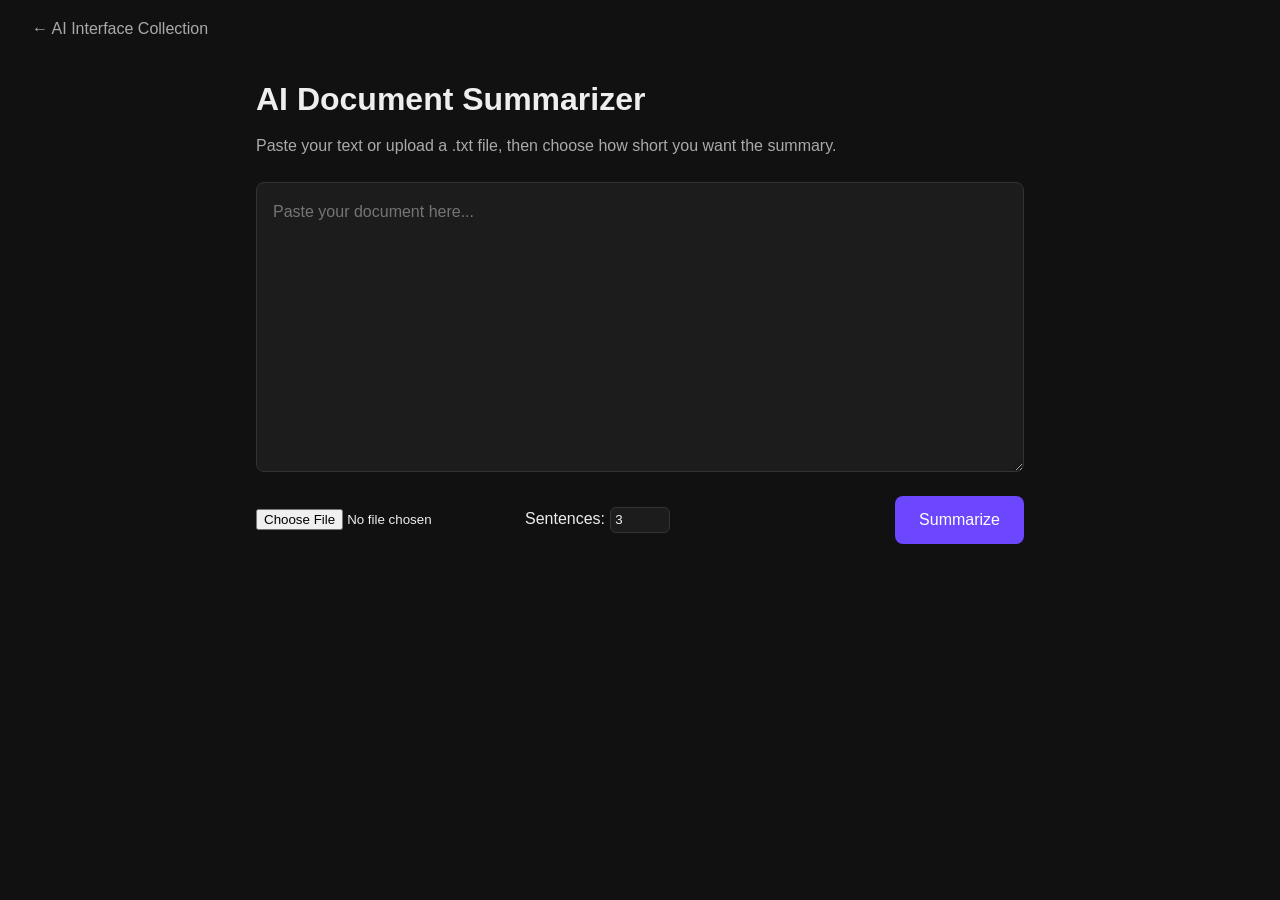
<file: index.html>
<!DOCTYPE html>
<html lang="en">
<head>
  <meta charset="UTF-8">
  <meta name="viewport" content="width=device-width, initial-scale=1">
  <title>AI Document Summarizer</title>
  <link rel="stylesheet" href="style.css">
</head>
<body>

  <header>
    <a href="../index.html" class="back">&larr; AI Interface Collection</a>
  </header>

  <main>
    <h1>AI Document Summarizer</h1>
    <p class="lead">Paste your text or upload a .txt file, then choose how short you want the summary.</p>

    <textarea id="input" rows="10" placeholder="Paste your document here..."></textarea>

    <div class="controls">
      <input type="file" id="file" accept=".txt">

      <label>
        Sentences:
        <input type="number" id="count" min="1" max="10" value="3">
      </label>

      <button id="go">Summarize</button>
    </div>

    <section id="result" hidden>
      <h2>Summary</h2>
      <p id="summary"></p>
    </section>
  </main>

  <script src="script.js"></script>
</body>
</html>
</file>
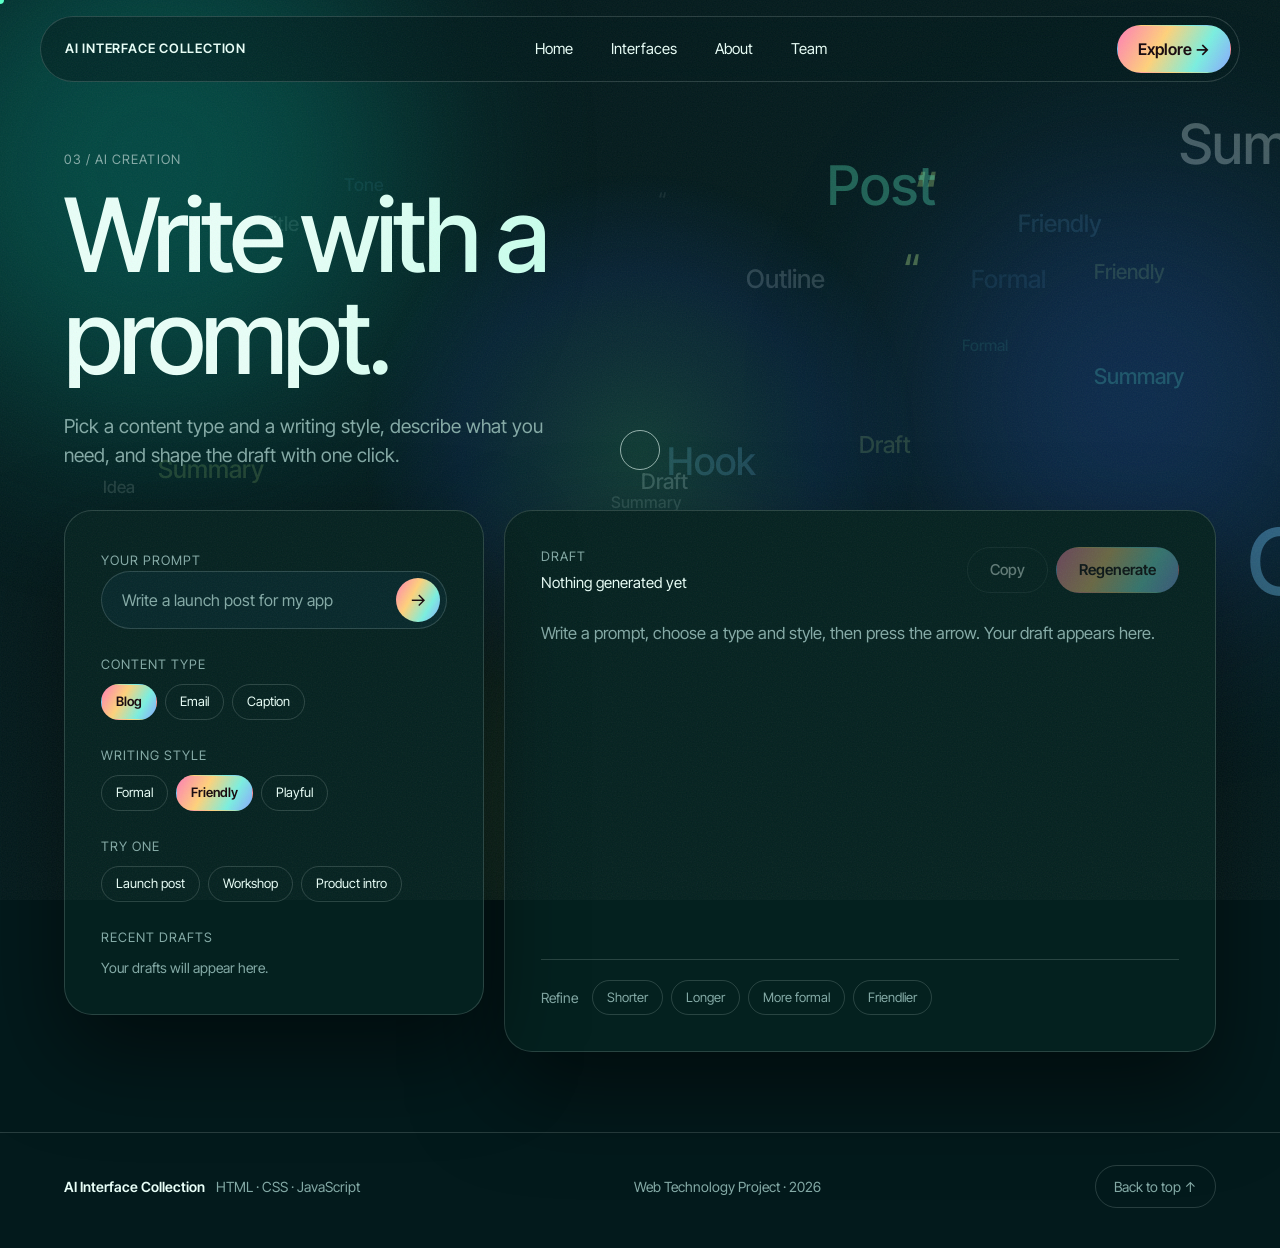
<file: ai-content-generator/index.html>
<!DOCTYPE html>
<html lang="en">
<head>
  <meta charset="UTF-8">
  <meta name="viewport" content="width=device-width, initial-scale=1">
  <title>AI Content Generator | AI Interface Collection</title>
  <link rel="preconnect" href="https://fonts.googleapis.com">
  <link rel="preconnect" href="https://fonts.gstatic.com" crossorigin>
  <link href="https://fonts.googleapis.com/css2?family=Inter+Tight:wght@400;500;600&display=swap" rel="stylesheet">
  <link rel="stylesheet" href="style.css">
</head>
<body>
  <header class="nav" id="nav">
    <a class="logo" href="../#home">AI INTERFACE COLLECTION</a>
    <nav class="links" id="links" aria-label="Main">
      <a href="../#home">Home</a>
      <a href="../#interfaces">Interfaces</a>
      <a href="../#about">About</a>
      <a href="../#team">Team</a>
    </nav>
    <a class="pill" href="../#interfaces">Explore →</a>
    <button class="burger" id="burger" aria-label="Menu"><span></span><span></span></button>
  </header>

  <canvas id="bg3d" aria-hidden="true"></canvas>
  <div class="aurora" aria-hidden="true"><i></i><i></i><i></i></div>

  <main>
    <section class="head">
      <p class="label">03 / AI CREATION</p>
      <h1>Write with a prompt.</h1>
      <p class="lead">Pick a content type and a writing style, describe what you need, and shape the draft with one click.</p>
    </section>

    <section class="studio">
      <!-- Controls -->
      <form id="gen-form" class="card controls" autocomplete="off">
        <label for="prompt" class="label">YOUR PROMPT</label>
        <div class="prompt-bar">
          <input id="prompt" type="text" placeholder="Write a launch post for my app" required>
          <button type="submit" id="generate-btn" aria-label="Generate">→</button>
        </div>

        <p class="label sub">CONTENT TYPE</p>
        <div class="tags" role="radiogroup" aria-label="Content type">
          <label><input type="radio" name="type" value="blog" checked><span>Blog</span></label>
          <label><input type="radio" name="type" value="email"><span>Email</span></label>
          <label><input type="radio" name="type" value="caption"><span>Caption</span></label>
        </div>

        <p class="label sub">WRITING STYLE</p>
        <div class="tags" role="radiogroup" aria-label="Writing style">
          <label><input type="radio" name="tone" value="formal"><span>Formal</span></label>
          <label><input type="radio" name="tone" value="friendly" checked><span>Friendly</span></label>
          <label><input type="radio" name="tone" value="playful"><span>Playful</span></label>
        </div>

        <p class="label sub">TRY ONE</p>
        <div class="tags">
          <button type="button" class="tag" data-prompt="Write a launch post for my app">Launch post</button>
          <button type="button" class="tag" data-prompt="Announce our free study workshop series">Workshop</button>
          <button type="button" class="tag" data-prompt="Introduce a reusable water bottle that keeps drinks cold">Product intro</button>
        </div>

        <div class="history">
          <p class="label sub">RECENT DRAFTS</p>
          <ul id="history-list"><li class="empty">Your drafts will appear here.</li></ul>
        </div>
      </form>

      <!-- Output -->
      <section class="card output" aria-live="polite" aria-label="Generated content">
        <div class="out-head">
          <div>
            <p class="label">DRAFT</p>
            <p id="out-meta" class="meta">Nothing generated yet</p>
          </div>
          <div class="actions">
            <button type="button" id="copy-btn" class="btn" disabled>Copy</button>
            <button type="button" id="regen-btn" class="btn dark" disabled>Regenerate</button>
          </div>
        </div>
        <article id="draft" class="draft">
          <p class="placeholder">Write a prompt, choose a type and style, then press the arrow. Your draft appears here.</p>
        </article>
        <div id="refine" class="refine" hidden>
          <span>Refine</span>
          <button type="button" class="tag" data-refine="shorter">Shorter</button>
          <button type="button" class="tag" data-refine="longer">Longer</button>
          <button type="button" class="tag" data-refine="formal">More formal</button>
          <button type="button" class="tag" data-refine="friendly">Friendlier</button>
        </div>
      </section>
    </section>
  </main>

  <footer>
    <div><strong>AI Interface Collection</strong> HTML · CSS · JavaScript</div>
    <div>Web Technology Project · 2026</div>
    <button id="toTop" type="button">Back to top ↑</button>
  </footer>

  <div id="toast" class="toast" role="status"></div>
  <script src="script.js"></script>
</body>
</html>
</file>
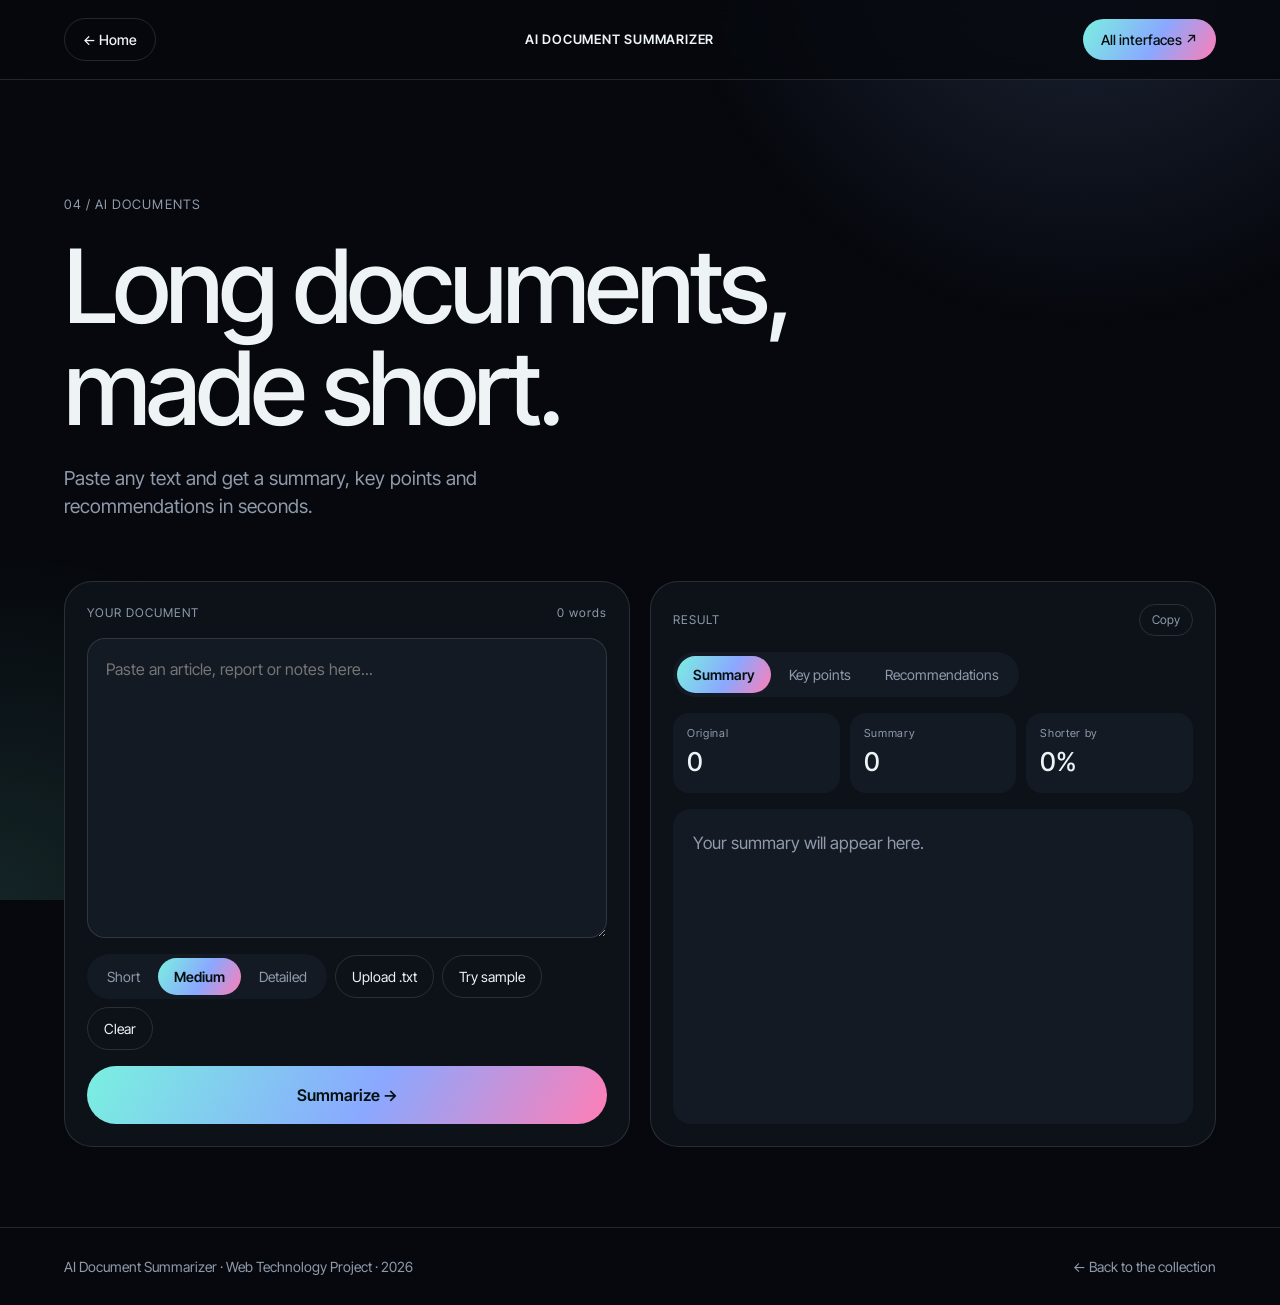
<file: ai-document-summarizer/index.html>
<!DOCTYPE html>
<html lang="en">
<head>
<meta charset="UTF-8">
<meta name="viewport" content="width=device-width, initial-scale=1">
<title>AI Document Summarizer</title>
<link rel="preconnect" href="https://fonts.googleapis.com">
<link rel="preconnect" href="https://fonts.gstatic.com" crossorigin>
<link href="https://fonts.googleapis.com/css2?family=Inter+Tight:wght@400;500;600&display=swap" rel="stylesheet">
<link rel="stylesheet" href="style.css">
</head>
<body>

<!-- Top bar: links back to the main homepage -->
<header class="bar">
  <a href="../index.html" class="back">← Home</a>
  <span class="brand">AI DOCUMENT SUMMARIZER</span>
  <a href="../index.html#interfaces" class="pill">All interfaces ↗</a>
</header>

<main>
  <section class="head">
    <p class="label">04 / AI DOCUMENTS</p>
    <h1>Long documents,<br>made short.</h1>
    <p class="lead">Paste any text and get a summary, key points and recommendations in seconds.</p>
  </section>

  <section class="work">
    <!-- Input panel -->
    <div class="panel">
      <div class="panel-head"><span>YOUR DOCUMENT</span><span id="count">0 words</span></div>
      <textarea id="doc" placeholder="Paste an article, report or notes here..."></textarea>
      <div class="controls">
        <div class="seg" id="length">
          <button data-n="2">Short</button>
          <button data-n="4" class="on">Medium</button>
          <button data-n="6">Detailed</button>
        </div>
        <label class="ghost">Upload .txt<input type="file" id="file" accept=".txt" hidden></label>
        <button class="ghost" id="sample">Try sample</button>
        <button class="ghost" id="clear">Clear</button>
      </div>
      <button class="go" id="go">Summarize →</button>
    </div>

    <!-- Output panel -->
    <div class="panel">
      <div class="panel-head"><span>RESULT</span><button class="ghost mini" id="copy">Copy</button></div>
      <div class="seg" id="tabs">
        <button data-tab="summary" class="on">Summary</button>
        <button data-tab="points">Key points</button>
        <button data-tab="recs">Recommendations</button>
      </div>
      <div class="stats">
        <div><small>Original</small><strong id="s1">0</strong></div>
        <div><small>Summary</small><strong id="s2">0</strong></div>
        <div><small>Shorter by</small><strong id="s3">0%</strong></div>
      </div>
      <div class="view" id="view"><p class="empty">Your summary will appear here.</p></div>
    </div>
  </section>
</main>

<footer>
  <span>AI Document Summarizer · Web Technology Project · 2026</span>
  <a href="../index.html#interfaces">← Back to the collection</a>
</footer>

<script src="script.js"></script>
</body>
</html>
</file>
<file: style.css>
* { box-sizing: border-box; margin: 0; padding: 0; }

body {
  font-family: Arial, sans-serif;
  background: #111;
  color: #eee;
  line-height: 1.6;
}

header { padding: 1rem 2rem; }
.back { color: #aaa; text-decoration: none; }
.back:hover { color: #fff; }

main { max-width: 800px; margin: 0 auto; padding: 1rem; }
h1 { margin-bottom: .5rem; }
.lead { color: #aaa; margin-bottom: 1.5rem; }

textarea {
  width: 100%;
  padding: 1rem;
  font: inherit;
  color: #eee;
  background: #1c1c1c;
  border: 1px solid #333;
  border-radius: 8px;
  resize: vertical;
}

.controls {
  display: flex;
  flex-wrap: wrap;
  gap: 1rem;
  align-items: center;
  margin: 1rem 0;
}

input[type="number"] {
  width: 60px;
  padding: .3rem;
  background: #1c1c1c;
  color: #eee;
  border: 1px solid #333;
  border-radius: 6px;
}

button {
  margin-left: auto;
  padding: .7rem 1.5rem;
  font: inherit;
  cursor: pointer;
  color: #fff;
  background: #6c47ff;
  border: 0;
  border-radius: 8px;
}
button:hover { background: #5a37e6; }

#result {
  margin-top: 1.5rem;
  padding: 1rem;
  background: #1c1c1c;
  border: 1px solid #333;
  border-radius: 8px;
}
#result h2 { margin-bottom: .5rem; }
</file>
<file: ai-content-generator/style.css>
/* AI Content Generator - "Deep Lagoon" page colours; buttons keep the home page foil gradient */
:root{
  --paper:#031a1c; --ink:#e9fff8; --off:#06272a; --line:rgba(233,255,248,.16); --mute:#84aaa6;
  --acc:#5cffc8; --card:#04211f; --card2:#0a3335; --on-acc:#14070c; --r:28px;
  --grad:linear-gradient(120deg,#ff7eb6 0%,#ffd27a 38%,#7af0e0 72%,#8aa8ff 100%);
}
*{box-sizing:border-box;margin:0;padding:0}
html{scroll-behavior:smooth}
body{font-family:'Inter Tight',system-ui,sans-serif;background:var(--paper);color:var(--ink);line-height:1.5;-webkit-font-smoothing:antialiased;min-height:100vh}
a{color:inherit;text-decoration:none}
ul{list-style:none}
button,input{font:inherit;color:inherit;border:0;background:none}
button{cursor:pointer}
:focus-visible{outline:2px solid var(--acc);outline-offset:3px}
section,footer{padding-left:clamp(20px,5vw,72px);padding-right:clamp(20px,5vw,72px)}

/* Film grain + aurora glow */
body::after{content:"";position:fixed;inset:0;pointer-events:none;z-index:998;opacity:.07;background-image:url("data:image/svg+xml,%3Csvg xmlns='http://www.w3.org/2000/svg' width='160' height='160'%3E%3Cfilter id='n'%3E%3CfeTurbulence type='fractalNoise' baseFrequency='.8' numOctaves='2'/%3E%3C/filter%3E%3Crect width='100%25' height='100%25' filter='url(%23n)'/%3E%3C/svg%3E")}
.aurora{position:fixed;inset:0;z-index:-1;overflow:hidden;pointer-events:none}
.aurora i{position:absolute;border-radius:50%;filter:blur(100px);animation:drift 14s ease-in-out infinite alternate}
.aurora i:nth-child(1){width:40vw;height:40vw;left:-8%;top:-10%;background:#00c2a8;opacity:.28}
.aurora i:nth-child(2){width:34vw;height:34vw;right:-6%;top:20%;background:#2f6bff;opacity:.22;animation-delay:-5s}
.aurora i:nth-child(3){width:32vw;height:32vw;left:35%;bottom:-12%;background:#9dff5c;opacity:.14;animation-delay:-9s}
@keyframes drift{to{transform:translate(6vw,4vw) scale(1.15)}}

/* Type */
h1{font-weight:500;letter-spacing:-.04em;line-height:1;font-size:clamp(44px,8vw,110px);max-width:12ch;margin-bottom:24px;
  background:linear-gradient(100deg,#e9fff8 15%,#b6ffe6 42%,#7ad7ff 70%,#c8ff8a 95%);background-size:200% 100%;-webkit-background-clip:text;background-clip:text;color:transparent;animation:shine 9s ease-in-out infinite alternate}
@keyframes shine{to{background-position:100% 0}}
.label{font-size:13px;letter-spacing:.08em;color:var(--mute);margin-bottom:14px}
.label.sub{margin-top:26px;margin-bottom:10px}
.lead{font-size:clamp(17px,1.5vw,21px);color:var(--mute);max-width:46ch}

/* Buttons: same as home page */
.btn,.pill{display:inline-flex;align-items:center;gap:8px;padding:15px 26px;border-radius:999px;border:1px solid var(--line);font-weight:500;transition:.3s}
.btn:hover:not(:disabled){transform:translateY(-3px);border-color:var(--ink)}
.btn.dark,.pill{background:var(--grad);border-color:transparent;color:var(--on-acc);font-weight:600}
.btn.dark:hover:not(:disabled),.pill:hover{filter:brightness(1.08);box-shadow:0 12px 40px rgba(255,126,182,.4)}
.pill{padding:11px 20px}
.btn{padding:11px 22px;font-size:15px}
.btn:disabled{opacity:.4;cursor:not-allowed}

/* Nav */
.nav{position:fixed;top:16px;left:50%;transform:translateX(-50%);width:min(1200px,calc(100% - 32px));z-index:50;display:flex;align-items:center;justify-content:space-between;gap:20px;padding:8px 8px 8px 24px;border-radius:999px;background:color-mix(in srgb,var(--paper) 55%,transparent);backdrop-filter:blur(14px);border:1px solid var(--line);transition:.35s}
.nav.scrolled{background:color-mix(in srgb,var(--paper) 90%,transparent);box-shadow:0 10px 40px rgba(0,0,0,.5);top:10px}
.logo{font-weight:600;font-size:13px;letter-spacing:.06em}
.links{display:flex;gap:6px}
.links a{padding:9px 16px;border-radius:999px;font-size:15px;transition:.25s}
.links a:hover{background:var(--off)}
.burger{display:none;width:44px;height:44px;border-radius:50%;background:var(--grad);position:relative}
.burger span{position:absolute;left:14px;width:16px;height:2px;background:var(--on-acc);transition:.3s}
.burger span:first-child{top:17px}.burger span:last-child{top:25px}
.burger.open span:first-child{top:21px;transform:rotate(45deg)}
.burger.open span:last-child{top:21px;transform:rotate(-45deg)}

/* Page head */
.head{padding-top:150px;padding-bottom:40px}

/* Studio: sticky controls left, document right */
.studio{display:grid;grid-template-columns:minmax(300px,420px) 1fr;gap:20px;padding-bottom:80px;align-items:start}
.card{background:var(--card);border:1px solid var(--line);border-radius:var(--r);padding:clamp(22px,3vw,36px);box-shadow:0 40px 90px rgba(0,0,0,.5)}
.controls{position:sticky;top:90px}

.prompt-bar{display:flex;gap:10px;align-items:center;border:1px solid var(--line);border-radius:999px;padding:6px 6px 6px 20px;background:var(--off);transition:.3s}
.prompt-bar:focus-within{border-color:var(--acc)}
.prompt-bar input{flex:1;min-width:0;padding:10px 0;outline:none}
.prompt-bar input::placeholder{color:var(--mute)}
#generate-btn{width:44px;height:44px;flex:none;border-radius:50%;background:var(--grad);color:var(--on-acc);font-size:18px;transition:.3s}
#generate-btn:hover:not(:disabled){filter:brightness(1.08);box-shadow:0 8px 30px rgba(255,126,182,.4)}
#generate-btn:disabled{opacity:.5;cursor:progress}

/* Tags (chips) */
.tags{display:flex;flex-wrap:wrap;gap:8px}
.tags input{position:absolute;opacity:0}
.tag,.tags span{display:inline-block;padding:7px 14px;border-radius:999px;border:1px solid var(--line);font-size:13px;cursor:pointer;transition:.25s}
.tag:hover,.tags span:hover{border-color:var(--ink)}
.tags input:checked + span{background:var(--grad);color:var(--on-acc);border-color:transparent;font-weight:600}
.tags input:focus-visible + span{outline:2px solid var(--acc);outline-offset:3px}

.history ul li button{width:100%;text-align:left;padding:10px 0;border-bottom:1px solid var(--line);transition:.3s}
.history ul li button:hover{padding-left:10px;color:var(--acc)}
.history small{display:block;color:var(--mute);font-size:12px}
.history .empty{color:var(--mute);font-size:14px}

/* Output */
.out-head{display:flex;justify-content:space-between;align-items:flex-start;gap:12px;flex-wrap:wrap;margin-bottom:24px}
.out-head .label{margin-bottom:6px}
.meta{font-size:15px}
.actions{display:flex;gap:8px}
.draft{min-height:320px;max-width:62ch;font-size:clamp(16px,1.3vw,19px);line-height:1.7}
.draft h3{font-weight:500;letter-spacing:-.03em;line-height:1.1;font-size:clamp(28px,3.4vw,46px);margin-bottom:20px}
.draft p{margin-bottom:1em;white-space:pre-line}
.draft .placeholder{color:var(--mute)}
.draft.writing::after{content:"";display:inline-block;width:8px;height:1.1em;margin-left:2px;background:var(--grad);vertical-align:text-bottom;animation:blink 1s steps(2) infinite}
@keyframes blink{50%{opacity:0}}
.refine{display:flex;flex-wrap:wrap;align-items:center;gap:8px;margin-top:20px;padding-top:20px;border-top:1px solid var(--line);color:var(--mute);font-size:14px}
.refine span{margin-right:6px}

/* Footer + toast */
footer{display:flex;justify-content:space-between;align-items:center;gap:20px;flex-wrap:wrap;padding-top:32px;padding-bottom:40px;font-size:14px;color:var(--mute);border-top:1px solid var(--line)}
footer strong{color:var(--ink);font-weight:600;margin-right:8px}
footer button{padding:10px 18px;border:1px solid var(--line);border-radius:999px;transition:.3s}
footer button:hover{background:var(--grad);color:var(--on-acc);border-color:transparent}
.toast{position:fixed;left:50%;bottom:24px;transform:translate(-50%,16px);background:var(--grad);color:var(--on-acc);font-weight:600;padding:10px 20px;border-radius:999px;opacity:0;pointer-events:none;transition:.25s;z-index:60}
.toast.show{opacity:1;transform:translate(-50%,0)}

@media(max-width:900px){
  .studio{grid-template-columns:1fr}
  .controls{position:static}
}
@media(max-width:700px){
  .burger{display:block}
  .pill{display:none}
  .links{position:absolute;top:calc(100% + 8px);left:0;right:0;flex-direction:column;background:var(--card);border:1px solid var(--line);border-radius:28px;padding:12px;display:none}
  .links.open{display:flex}
  .links a{padding:14px 16px;font-size:18px}
  .head{padding-top:120px}
}
@media(prefers-reduced-motion:reduce){
  *{animation:none!important;transition:none!important;scroll-behavior:auto!important}
}

/* 3D canvas background + cursor (same behaviour as home page, new colours) */
#bg3d{position:fixed;inset:0;width:100%;height:100%;z-index:-1;pointer-events:none}
.glow{position:fixed;top:0;left:0;width:560px;height:560px;margin:-280px 0 0 -280px;border-radius:50%;pointer-events:none;z-index:-1;background:radial-gradient(circle,rgba(92,255,200,.14),rgba(47,107,255,.1) 45%,transparent 70%)}
.cur,.ring{position:fixed;top:0;left:0;pointer-events:none;z-index:999;border-radius:50%}
.cur{width:8px;height:8px;margin:-4px 0 0 -4px;background:var(--acc)}
.ring{width:40px;height:40px;margin:-20px 0 0 -20px;border:1px solid rgba(233,255,248,.6);transition:width .25s,height .25s,margin .25s,background .25s,border-color .25s}
.ring.hov{width:76px;height:76px;margin:-38px 0 0 -38px;background:rgba(92,255,200,.2);border-color:var(--acc)}
@media (pointer:fine){body,a,button,input,label{cursor:none}}
@media (pointer:coarse){.cur,.ring{display:none}}
</file>
<file: ai-document-summarizer/style.css>
:root{--paper:#06080d;--ink:#eef4f6;--off:#0d1118;--card:#141a24;--line:rgba(238,244,246,.13);--mute:#8f9bab;--acc:#7af0e0;--on:#04100f;--grad:linear-gradient(120deg,#7af0e0,#8aa8ff 55%,#ff7eb6)}
*{box-sizing:border-box;margin:0;padding:0}
html{scroll-behavior:smooth}
body{font-family:'Inter Tight',system-ui,sans-serif;background:var(--paper);color:var(--ink);line-height:1.5;-webkit-font-smoothing:antialiased;min-height:100vh}
body::before{content:"";position:fixed;inset:0;z-index:-1;background:radial-gradient(700px circle at 85% -10%,rgba(138,168,255,.18),transparent 60%),radial-gradient(600px circle at 0% 100%,rgba(122,240,224,.12),transparent 60%)}
a{color:inherit;text-decoration:none}
button{font:inherit;color:inherit;border:0;background:none;cursor:pointer}
:focus-visible{outline:2px solid var(--acc);outline-offset:3px}

/* Top bar */
.bar{display:flex;justify-content:space-between;align-items:center;gap:16px;padding:18px clamp(20px,5vw,72px);position:sticky;top:0;z-index:10;background:rgba(6,8,13,.8);backdrop-filter:blur(12px);border-bottom:1px solid var(--line)}
.brand{font-size:13px;font-weight:600;letter-spacing:.06em}
.back,.pill{padding:10px 18px;border-radius:999px;font-size:14px;font-weight:500;transition:.3s}
.back{border:1px solid var(--line)}
.back:hover{border-color:var(--acc);transform:translateX(-3px)}
.pill{background:var(--grad);color:var(--on)}
.pill:hover{filter:brightness(1.1);transform:translateY(-2px)}

/* Heading */
.head{padding:clamp(60px,9vw,130px) clamp(20px,5vw,72px) 40px}
.label{font-size:13px;letter-spacing:.08em;color:var(--mute);margin-bottom:20px}
h1{font-size:clamp(44px,8vw,112px);font-weight:500;letter-spacing:-.04em;line-height:1}
.lead{color:var(--mute);font-size:clamp(17px,1.5vw,21px);max-width:46ch;margin-top:24px}

/* Workspace */
.work{display:grid;grid-template-columns:1fr 1fr;gap:20px;padding:20px clamp(20px,5vw,72px) 80px}
.panel{background:var(--off);border:1px solid var(--line);border-radius:28px;padding:22px;display:flex;flex-direction:column;gap:16px;min-height:560px}
.panel-head{display:flex;justify-content:space-between;align-items:center;font-size:12px;letter-spacing:.08em;color:var(--mute)}
textarea{flex:1;min-height:300px;resize:vertical;background:var(--card);border:1px solid var(--line);border-radius:18px;padding:18px;color:var(--ink);font:inherit;font-size:16px;line-height:1.6;transition:.3s}
textarea:focus{outline:none;border-color:var(--acc)}
.controls{display:flex;gap:8px;flex-wrap:wrap;align-items:center}
.seg{display:inline-flex;gap:2px;background:var(--card);padding:4px;border-radius:999px;align-self:flex-start}
.seg button{padding:8px 16px;border-radius:999px;font-size:14px;color:var(--mute);transition:.25s}
.seg button.on{background:var(--grad);color:var(--on);font-weight:600}
.ghost{padding:10px 16px;border:1px solid var(--line);border-radius:999px;font-size:14px;cursor:pointer;transition:.25s}
.ghost:hover{border-color:var(--acc);color:var(--acc)}
.mini{padding:6px 12px;font-size:12px}
.go{padding:17px;border-radius:999px;background:var(--grad);color:var(--on);font-weight:600;font-size:16px;transition:.3s}
.go:hover{transform:translateY(-3px);box-shadow:0 14px 40px rgba(138,168,255,.35)}

/* Output */
.stats{display:grid;grid-template-columns:repeat(3,1fr);gap:10px}
.stats div{background:var(--card);border-radius:16px;padding:12px 14px}
.stats small{display:block;font-size:11px;letter-spacing:.06em;color:var(--mute)}
.stats strong{font-size:26px;font-weight:500;letter-spacing:-.03em}
.view{flex:1;background:var(--card);border-radius:18px;padding:20px;font-size:17px;line-height:1.65;animation:fade .5s ease}
.view p,.view li{margin-bottom:12px}
.view ul,.view ol{padding-left:22px}
.view li::marker{color:var(--acc)}
.empty{color:var(--mute)}
.chips{display:flex;gap:8px;flex-wrap:wrap;margin-bottom:16px}
.chips span{padding:6px 14px;border-radius:999px;background:var(--grad);color:var(--on);font-size:13px;font-weight:600}
.sk{height:12px;border-radius:6px;margin-bottom:14px;background:linear-gradient(90deg,var(--line) 25%,rgba(238,244,246,.25) 50%,var(--line) 75%);background-size:200% 100%;animation:shimmer 1.2s linear infinite}
@keyframes shimmer{to{background-position:-200% 0}}
@keyframes fade{from{opacity:0;transform:translateY(8px)}}

footer{display:flex;justify-content:space-between;gap:16px;flex-wrap:wrap;padding:28px clamp(20px,5vw,72px);border-top:1px solid var(--line);font-size:14px;color:var(--mute)}
footer a:hover{color:var(--acc)}

@media(max-width:900px){.work{grid-template-columns:1fr}.panel{min-height:0}}
@media(max-width:560px){.brand{display:none}.stats strong{font-size:20px}}
@media(prefers-reduced-motion:reduce){*{animation:none!important;transition:none!important}}
</file>
